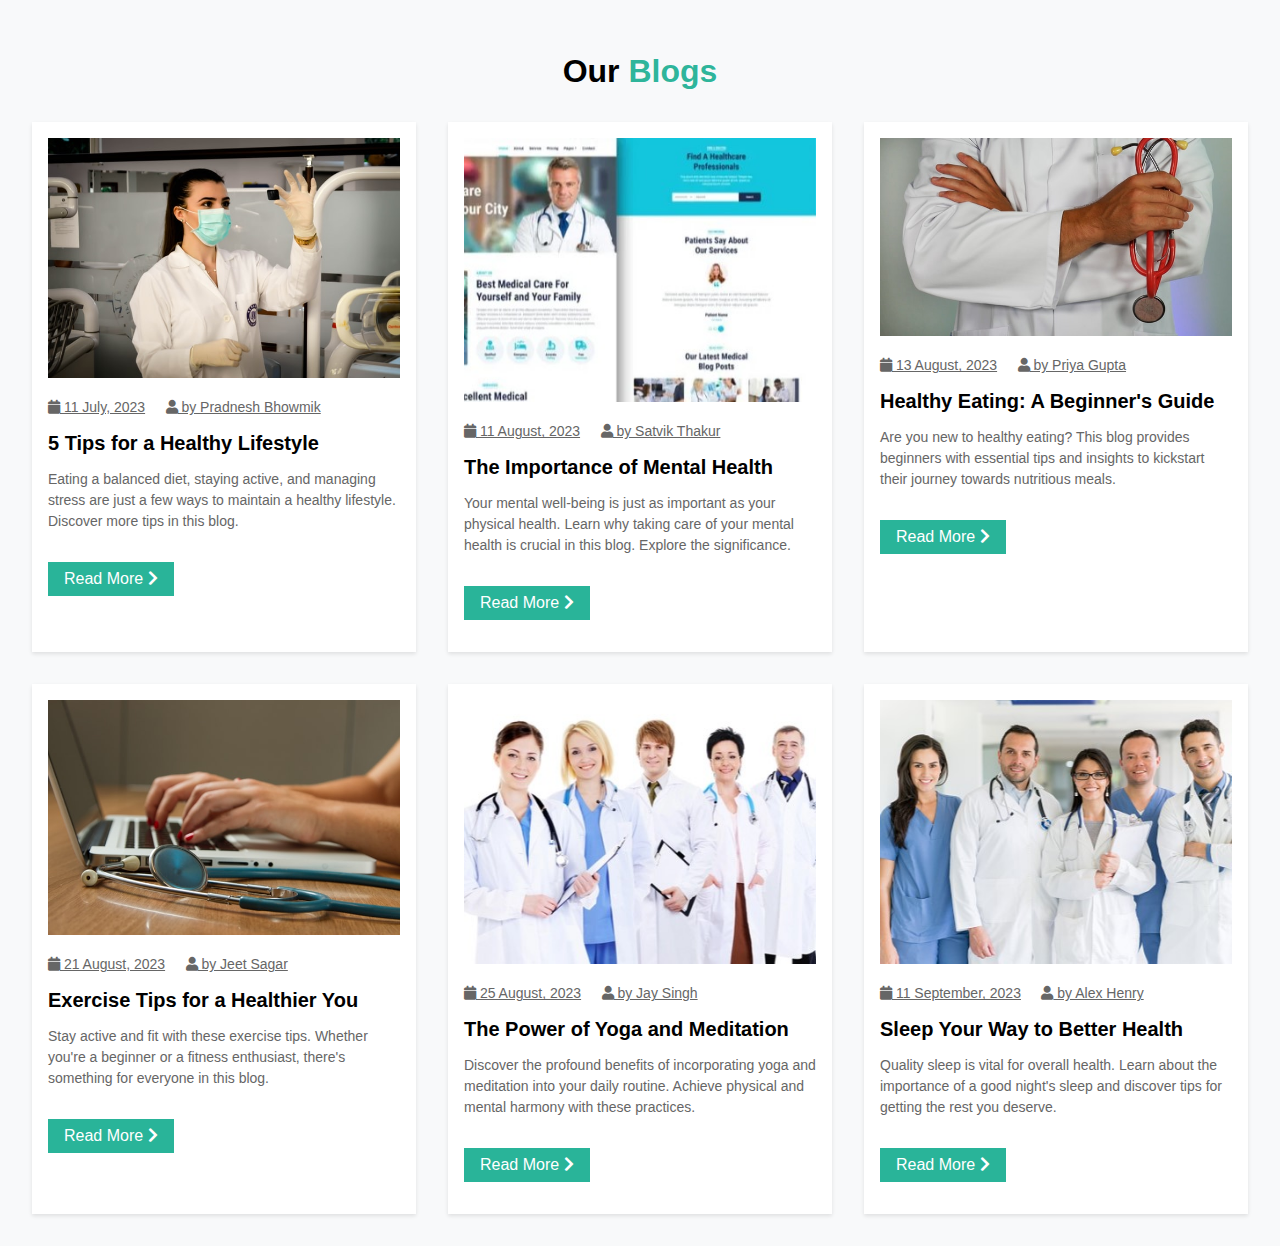
<file: Blog.html>
<!DOCTYPE html>
<html lang="en">
<head>
  <meta charset="UTF-8">
  <meta name="viewport" content="width=device-width, initial-scale=1.0">
  <title>Health Blog</title>
  <link rel="stylesheet" href="https://cdnjs.cloudflare.com/ajax/libs/font-awesome/5.15.4/css/all.min.css">
  <style>
    /* General Styles */
    body {
      font-family: Arial, sans-serif;
      margin: 0;
      padding: 0;
      box-sizing: border-box;
    }

    section {
      padding: 2rem;
      background-color: #f8f9fa;
    }

    .heading {
      text-align: center;
      margin-bottom: 2rem;
      font-size: 2rem;
    }

    .heading span {
      color: rgba(18, 172, 142, 0.9);
    }

    /* Blogs Section */
    .blogs .box-container {
      display: grid;
      grid-template-columns: repeat(3, 1fr);
      gap: 2rem;
    }

    .blogs .box {
      background-color: white;
      padding: 1rem;
      box-shadow: 0 2px 4px rgba(0, 0, 0, 0.1);
      transition: transform 0.3s;
    }

    .blogs .box:hover {
      transform: translateY(-5px);
    }

    .blogs .box .image img {
      width: 100%;
      height: auto;
    }

    .blogs .box .content {
      padding: 1rem 0;
    }

    .blogs .box .icon a {
      display: inline-block;
      margin-right: 1rem;
      color: #666;
      font-size: 0.875rem;
      transition: color 0.3s;
    }

    .blogs .box .icon a:hover {
      color: rgba(18, 172, 142, 0.9);
    }

    .blogs .box h3 {
      font-size: 1.25rem;
      margin: 1rem 0 0.5rem;
    }

    .blogs .box p {
      color: #666;
      font-size: 0.875rem;
      line-height: 1.5;
    }

    .blogs .box .btn {
      display: inline-block;
      margin-top: 1rem;
      padding: 0.5rem 1rem;
      background-color: rgba(18, 172, 142, 0.9);
      color: white;
      text-decoration: none;
      transition: background-color 0.3s;
    }

    .blogs .box .btn:hover {
      background-color: rgba(18, 172, 142, 0.9);
    }

    /* Responsive Design */
    @media (max-width: 1024px) {
      .blogs .box-container {
        grid-template-columns: repeat(2, 1fr);
      }
    }

    @media (max-width: 768px) {
      .blogs .box-container {
        grid-template-columns: 1fr;
      }
    }

    @media (max-width: 480px) {
      .heading {
        font-size: 1.5rem;
      }
      .blogs .box .icon a {
        font-size: 0.75rem;
      }
      .blogs .box h3 {
        font-size: 1rem;
      }
      .blogs .box p {
        font-size: 0.75rem;
      }
      .blogs .box .btn {
        padding: 0.5rem;
        font-size: 0.875rem;
      }
    }
  </style>
</head>
<body>

<section class="blogs" id="blogs">
  <h1 class="heading"> Our <span>Blogs</span> </h1>
  <div class="box-container">

    <div class="box">
      <div class="image">
        <img src="image/blog-1.jpg" alt="">
      </div>
      <div class="content">
        <div class="icon">
          <a href="#"> <i class="fas fa-calendar"></i> 11 July, 2023 </a>
          <a href="#"> <i class="fas fa-user"></i> by Pradnesh Bhowmik </a>
        </div>
        <h3>5 Tips for a Healthy Lifestyle</h3>
        <p>Eating a balanced diet, staying active, and managing stress are just a few ways to maintain a healthy lifestyle. Discover more tips in this blog.</p>
        <a href="#" class="btn"> Read More <span class="fas fa-chevron-right"></span> </a>
      </div>
    </div>

    <div class="box">
      <div class="image">
        <img src="image/blog-2.jpg" alt="">
      </div>
      <div class="content">
        <div class="icon">
          <a href="#"> <i class="fas fa-calendar"></i> 11 August, 2023 </a>
          <a href="#"> <i class="fas fa-user"></i> by Satvik Thakur </a>
        </div>
        <h3>The Importance of Mental Health</h3>
        <p>Your mental well-being is just as important as your physical health. Learn why taking care of your mental health is crucial in this blog. Explore the significance.</p>
        <a href="#" class="btn"> Read More <span class="fas fa-chevron-right"></span> </a>
      </div>
    </div>

    <div class="box">
      <div class="image">
        <img src="image/blog-3.jpg" alt="">
      </div>
      <div class="content">
        <div class="icon">
          <a href="#"> <i class="fas fa-calendar"></i> 13 August, 2023 </a>
          <a href="#"> <i class="fas fa-user"></i> by Priya Gupta </a>
        </div>
        <h3>Healthy Eating: A Beginner's Guide</h3>
        <p>Are you new to healthy eating? This blog provides beginners with essential tips and insights to kickstart their journey towards nutritious meals.</p>
        <a href="#" class="btn"> Read More <span class="fas fa-chevron-right"></span> </a>
      </div>
    </div>
    
    <div class="box">
      <div class="image">
        <img src="image/blog-4.jpg" alt="">
      </div>
      <div class="content">
        <div class="icon">
          <a href="#"> <i class="fas fa-calendar"></i> 21 August, 2023 </a>
          <a href="#"> <i class="fas fa-user"></i> by Jeet Sagar </a>
        </div>
        <h3>Exercise Tips for a Healthier You</h3>
        <p>Stay active and fit with these exercise tips. Whether you're a beginner or a fitness enthusiast, there's something for everyone in this blog.</p>
        <a href="#" class="btn"> Read More <span class="fas fa-chevron-right"></span> </a>
      </div>
    </div>

    <div class="box">
      <div class="image">
        <img src="image/blog-5.jpg" alt="">
      </div>
      <div class="content">
        <div class="icon">
          <a href="#"> <i class="fas fa-calendar"></i> 25 August, 2023 </a>
          <a href="#"> <i class="fas fa-user"></i> by Jay Singh </a>
        </div>
        <h3>The Power of Yoga and Meditation</h3>
        <p>Discover the profound benefits of incorporating yoga and meditation into your daily routine. Achieve physical and mental harmony with these practices.</p>
        <a href="#" class="btn"> Read More <span class="fas fa-chevron-right"></span> </a>
      </div>
    </div>

    <div class="box">
      <div class="image">
        <img src="image/blog-6.jpg" alt="">
      </div>
      <div class="content">
        <div class="icon">
          <a href="#"> <i class="fas fa-calendar"></i> 11 September, 2023 </a>
          <a href="#"> <i class="fas fa-user"></i> by Alex Henry </a>
        </div>
        <h3>Sleep Your Way to Better Health</h3>
        <p>Quality sleep is vital for overall health. Learn about the importance of a good night's sleep and discover tips for getting the rest you deserve.</p>
        <a href="#" class="btn"> Read More <span class="fas fa-chevron-right"></span> </a>
      </div>
    </div>

  </div>
</section>

</body>
</html>
</file>
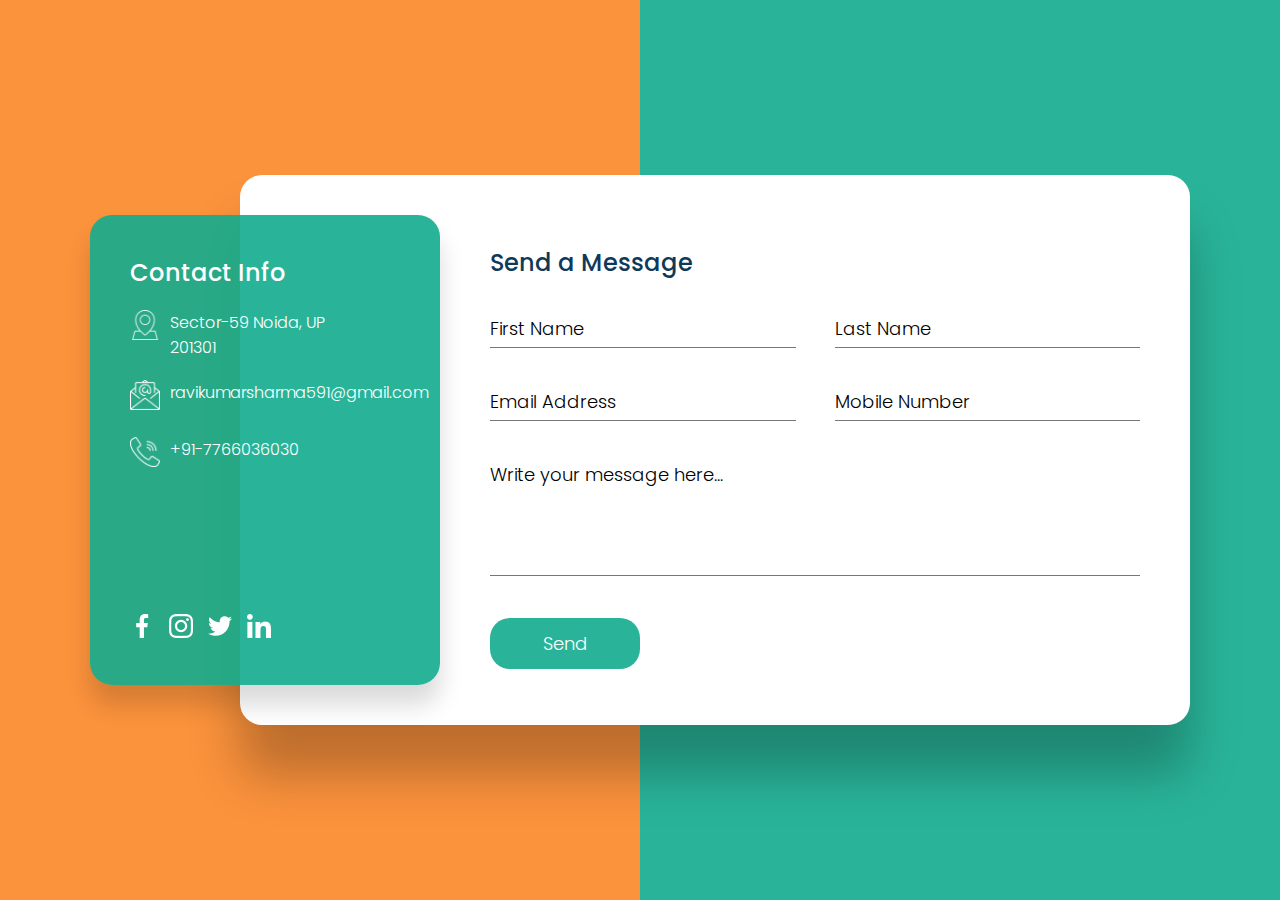
<file: contact.html>
<!doctype html>
<html>
    <head>
    <meta charset="utf-8">
    <meta name="viewport" content="width=device-width, initial-scale=1.0">
    <title> Contact Us - Responsive Page Design</title>
    <link rel="shortcut icon" type="image/jpg" href="/contact image/"/>
    <style>
        @import url('https://fonts.googleapis.com/css2?family=Poppins:wght@200&display=swap');
        @import url('https://fonts.googleapis.com/css2?family=Poppins:wght@300&display=swap');
        @import url('https://fonts.googleapis.com/css2?family=Poppins:wght@400&display=swap');
        @import url('https://fonts.googleapis.com/css2?family=Poppins:wght@500&display=swap');
        @import url('https://fonts.googleapis.com/css2?family=Poppins:wght@600&display=swap');
        @import url('https://fonts.googleapis.com/css2?family=Poppins:wght@700&display=swap');
        @import url('https://fonts.googleapis.com/css2?family=Poppins:wght@800&display=swap');
        @import url('https://fonts.googleapis.com/css2?family=Poppins:wght@900&display=swap');
    </style>
    <link rel="stylesheet" href="contact.css">
    </head>
    <body>
        <section>
            <div class="container">
                <div class="contactInfo"> 
                    <div>
                        <h2>Contact Info</h2>
                        <ul class="info">
                            <li>
                                <span><img src="/contact image/location.png"></span>
                                <span>Sector-59 Noida, UP <br> 201301</span>
                                </span>
                            </li>
                            <li>
                                <span><img src="/contact image/mail.png"></span>
                                <!-- <span>ravikumarsharma591@gmail.com</span> -->
                                <span><a href = "mailto: ravikumarsharma591@gmail.com">ravikumarsharma591@gmail.com</a></span>
                            </li>
                            <li>
                                <span><img src="/contact image/call.png"></span>
                                <span>+91-7766036030</span>
                            </li>

                        </ul>
                    </div>
                    <ul class="sci">
                        <li><a href="https://www.facebook.com/"><img src="/contact image/1.png"></a></li>
                        <li><a href="https://www.instagram.com/"><img src="/contact image/3.png"></a></li>
                        <li><a href="https://twitter.com/"><img src="/contact image/2.png"></a></li>
                        <li><a href="https://www.linkedin.com/in/ravi66/"><img src="/contact image/5.png"></a></li>
                        
                    </ul>
                </div>
                    <div class="contactForm">
                        <h2>Send a Message</h2>
                        <div class="formBox">
                        <div class="inputBox w50">
                            <input type="text" name="" required>
                            <span>First Name</span>
                        </div>
                        <div class="inputBox w50">
                            <input type="text" required>
                            <span>Last Name</span>
                        </div>
                        <div class="inputBox w50">
                            <input type="email" required>
                            <span>Email Address</span>
                        </div>
                        <div class="inputBox w50">
                            <input type="text" required>
                            <span>Mobile Number</span>
                        </div>
                        <div class="inputBox w100">
                            <textarea required></textarea>
                            <span>Write your message here...</span>
                        </div>
                        <div class="inputBox w100">
                            <input type="submit" value="Send">
                        </div>
                    </div>
                </div>
                    
                    
             
        </section>
    </body>
</html>
</file>
<file: contact.css>
*{
    margin: 0;
    padding: 0;
    box-sizing: border-box;
    font-family: 'Poppins',sans-serif;
}

section {
    display: flex;
    justify-content: center;
    align-items: center;
    min-height: 100vh;
    background-color: rgba(18, 172, 142, 0.9);
}

section::before {
    content: '';
    position: absolute;
    top: 0;
    left: 0;
    width: 50%;
    height: 100%;
    background: #fb923c;
}

.container {
    position: relative;
    min-width: 1100px;
    min-height: 550px;
    display: flex;
    z-index: 1000;
}

.container .contactInfo {
    position: absolute;
    top: 40px;
    width: 350px;
    height: calc(100% - 80px);
    background: rgba(18, 172, 142, 0.9);
    z-index: 1;
    padding: 40px;
    display: flex;
    justify-content: center;
    flex-direction: column;
    justify-content: space-between;
    box-shadow: 0 20px 25px rgba(0, 0, 0, 0.15);
    border-radius: 22px;
}

.container .contactInfo h2 {
    color: #fff;
    font-size: 24px;
    font-weight: 500;
}

.container .contactInfo ul.info {
    position: relative;
    margin: 20px 0;
}

.container .contactInfo ul.info li {
    position: relative;
    list-style: none;
    display: flex;
    margin: 20px 0;
    cursor: pointer;
    align-items: flex-start;
}

.container .contactInfo ul.info li span:nth-child(1) {
    width: 30px;
    min-width: 30px;
}

.container .contactInfo ul.info li span a {
    color: #fff;
    text-decoration: none;
    width: 30px;
    min-width: 30px;
}

.container .contactInfo ul.info li span:nth-child(1) img {
    max-width: 100%;
    filter: invert(1);
}

.container .contactInfo ul.info li span:nth-child(2) {
    color: #fff;
    margin-left: 10px;
    font-weight: 300;
}

.container .contactInfo ul.sci {
    position: relative;
    display: flex;
}

.container .contactInfo ul.sci li {
    list-style: none;
    margin-right: 15px;
}

.container .contactInfo ul.sci li a {
    text-decoration: none;
}

.container .contactInfo ul.sci li a img {
    filter: invert(1);
}

.container .contactForm {
    position: absolute;
    padding: 70px 50px;
    padding-left: 250px;
    margin-left: 150px;
    width: calc(100% - 150px);
    height: 100%;
    background: #fff;
    box-shadow: 0 50px 50px rgba(0, 0, 0, 0.25);
    border-radius: 22px;
}

.container .contactForm h2 {
    color: #0f3959;
    font-size: 24px;
    font-weight: 500;
}

.container .contactForm .formBox {
    position: relative;
    display: flex;
    justify-content: space-between;
    flex-wrap: wrap;
    padding-top: 30px;
}

.container .contactForm .formBox .inputBox {
    position: relative;
    margin-bottom: 35px;
}

.container .contactForm .formBox .inputBox.w50 {
    width: 47%;
}

.container .contactForm .formBox .inputBox.w100 {
    width: 100%;
}

.container .contactForm .formBox .inputBox input,
.container .contactForm .formBox .inputBox textarea {
    width: 100%;
    resize: none;
    padding: 5px 0;
    font-size: 18px;
    font-weight: 300;
    color: #333;
    border: none;
    outline: none;
    border-bottom: 1px solid #777;
}

.container .contactForm .formBox .inputBox textarea {
    height: 120px;
}

.container .contactForm .formBox .inputBox span {
    position: absolute;
    left: 0;
    padding: 5px 0;
    pointer-events: none;
    font-size: 18px;
    font-weight: 300;
    transition: 0.3s;
}

.container .contactForm .formBox .inputBox input:focus ~ span,
.container .contactForm .formBox .inputBox input:valid ~ span,
.container .contactForm .formBox .inputBox textarea:focus ~ span,
.container .contactForm .formBox .inputBox textarea:valid ~ span {
    transform: translateY(-20px);
    font-size: 12px;
    font-weight: 400;
    letter-spacing: 1px;
    color: rgba(18, 172, 142, 0.9);
    font-weight: 500;
}

.container .contactForm .formBox .inputBox input[type="submit"] {
    position: relative;
    cursor: pointer;
    background: rgba(18, 172, 142, 0.9);
    border-radius: 20px;
    color: #fff;
    border: none;
    max-width: 150px;
    padding: 12px;
}

.container .contactForm .formBox .inputBox input[type="submit"]:hover {
    background: #0d9480;
}

@media (max-width: 1200px) {
    .container {
        width: 90%;
        min-width: auto;
        margin: 20px;
        box-shadow: 0 20px 50px rgba(0, 0, 0, 0.2);
    }

    .container .contactInfo {
        top: 0;
        height: 550px;
        position: relative;
        box-shadow: none;
        border-radius: 0px;
    }

    .container .contactForm {
        position: relative;
        width: calc(100% - 350px);
        padding-left: 0;
        margin-left: 0;
        padding: 40px;
        height: 550px;
        box-shadow: none;
        border-radius: 0px;
    }
}

@media (max-width: 991px) {
    section {
        display: flex;
        justify-content: center;
        align-items: center;
        min-height: 100vh;
        background: #fff38e;
    }

    section::before {
        display: none;
    }

    .container {
        display: flex;
        flex-direction: column-reverse;
    }

    .container .contactForm {
        width: 100%;
        height: auto;
        border-radius: 0px;
    }

    .container .contactInfo {
        width: 100%;
        height: auto;
        flex-direction: row;
        border-radius: 0px;
    }

    .container .contactInfo ul.sci {
        position: relative;
        display: flex;
        justify-content: center;
        align-items: center;
    }
}

@media (max-width: 600px) {
    .container .contactForm {
        padding: 25px;
    }

    .container .contactInfo {
        padding: 25px;
        flex-direction: column;
        align-items: flex-start;
    }

    .container .contactInfo ul.sci {
        margin-top: 40px;
    }

    .container .contactForm .formBox .inputBox.w50 {
        width: 100%;
    }
}
</file>
